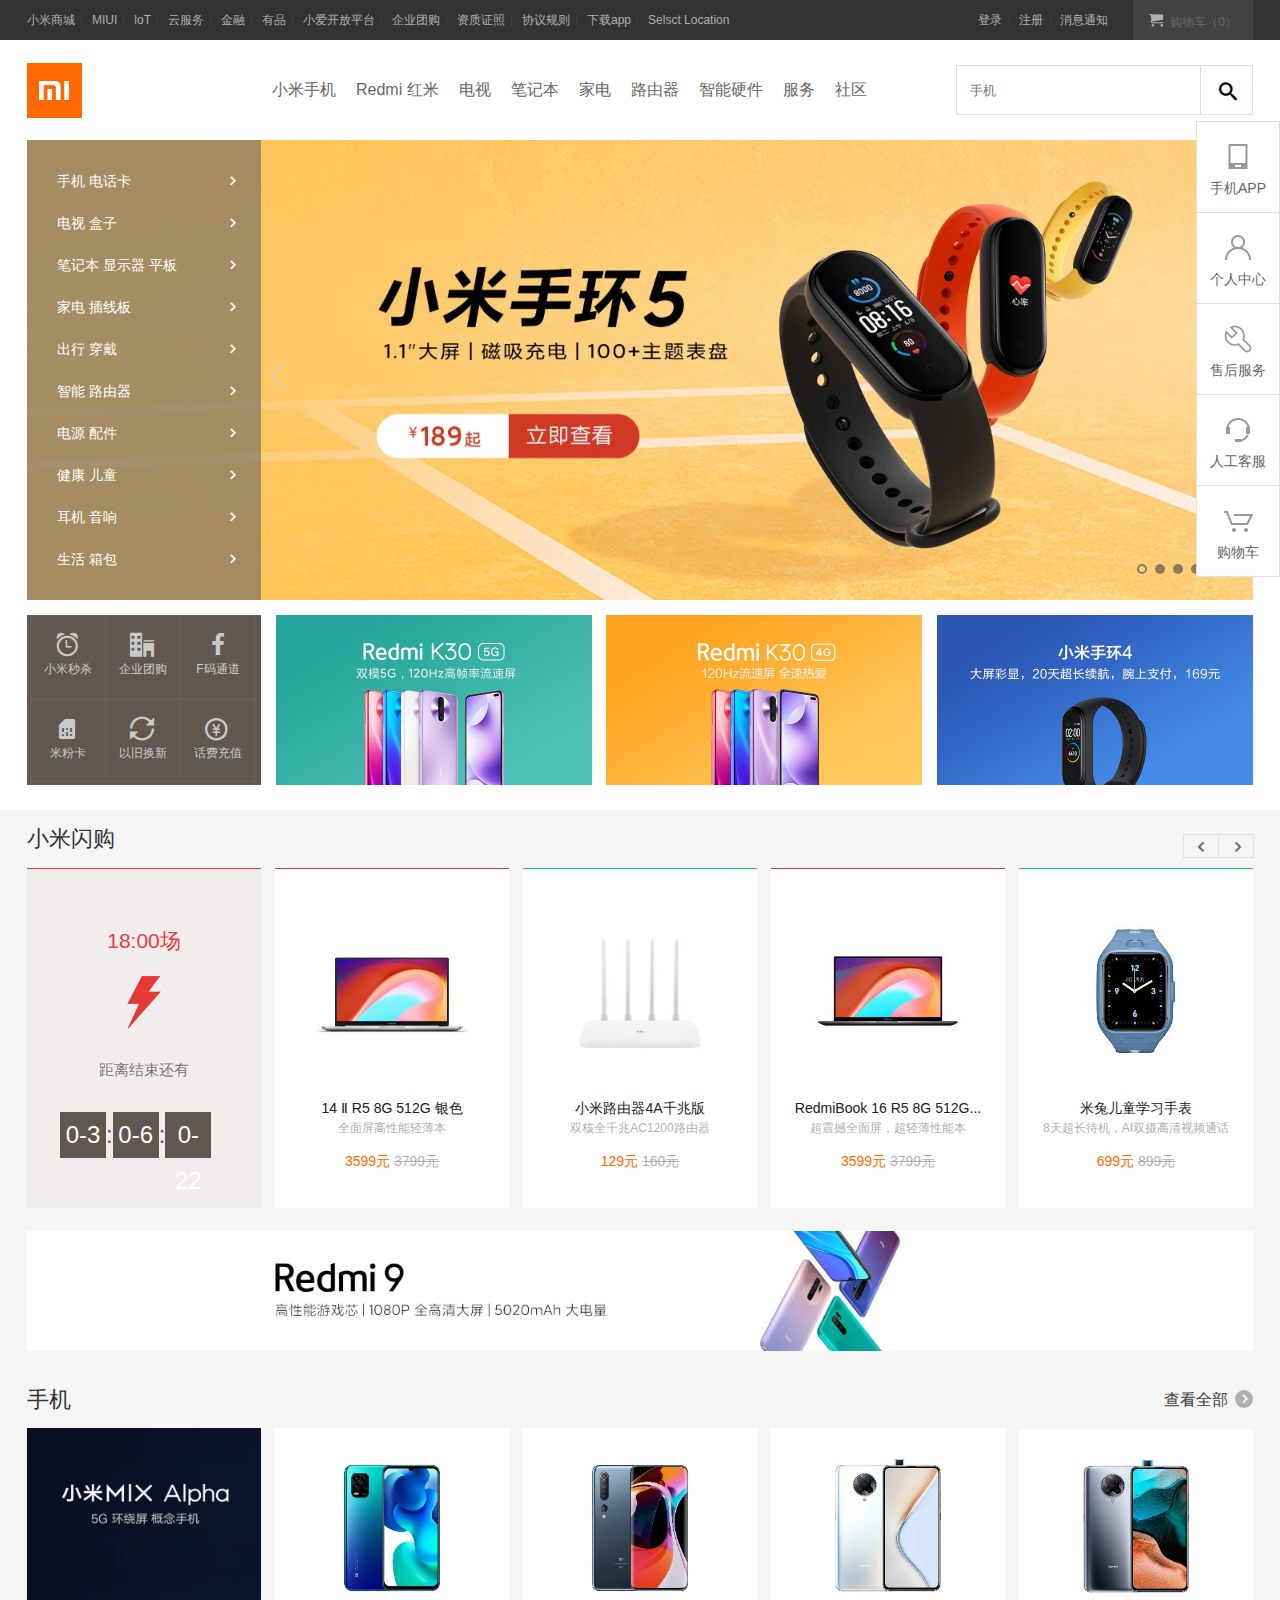
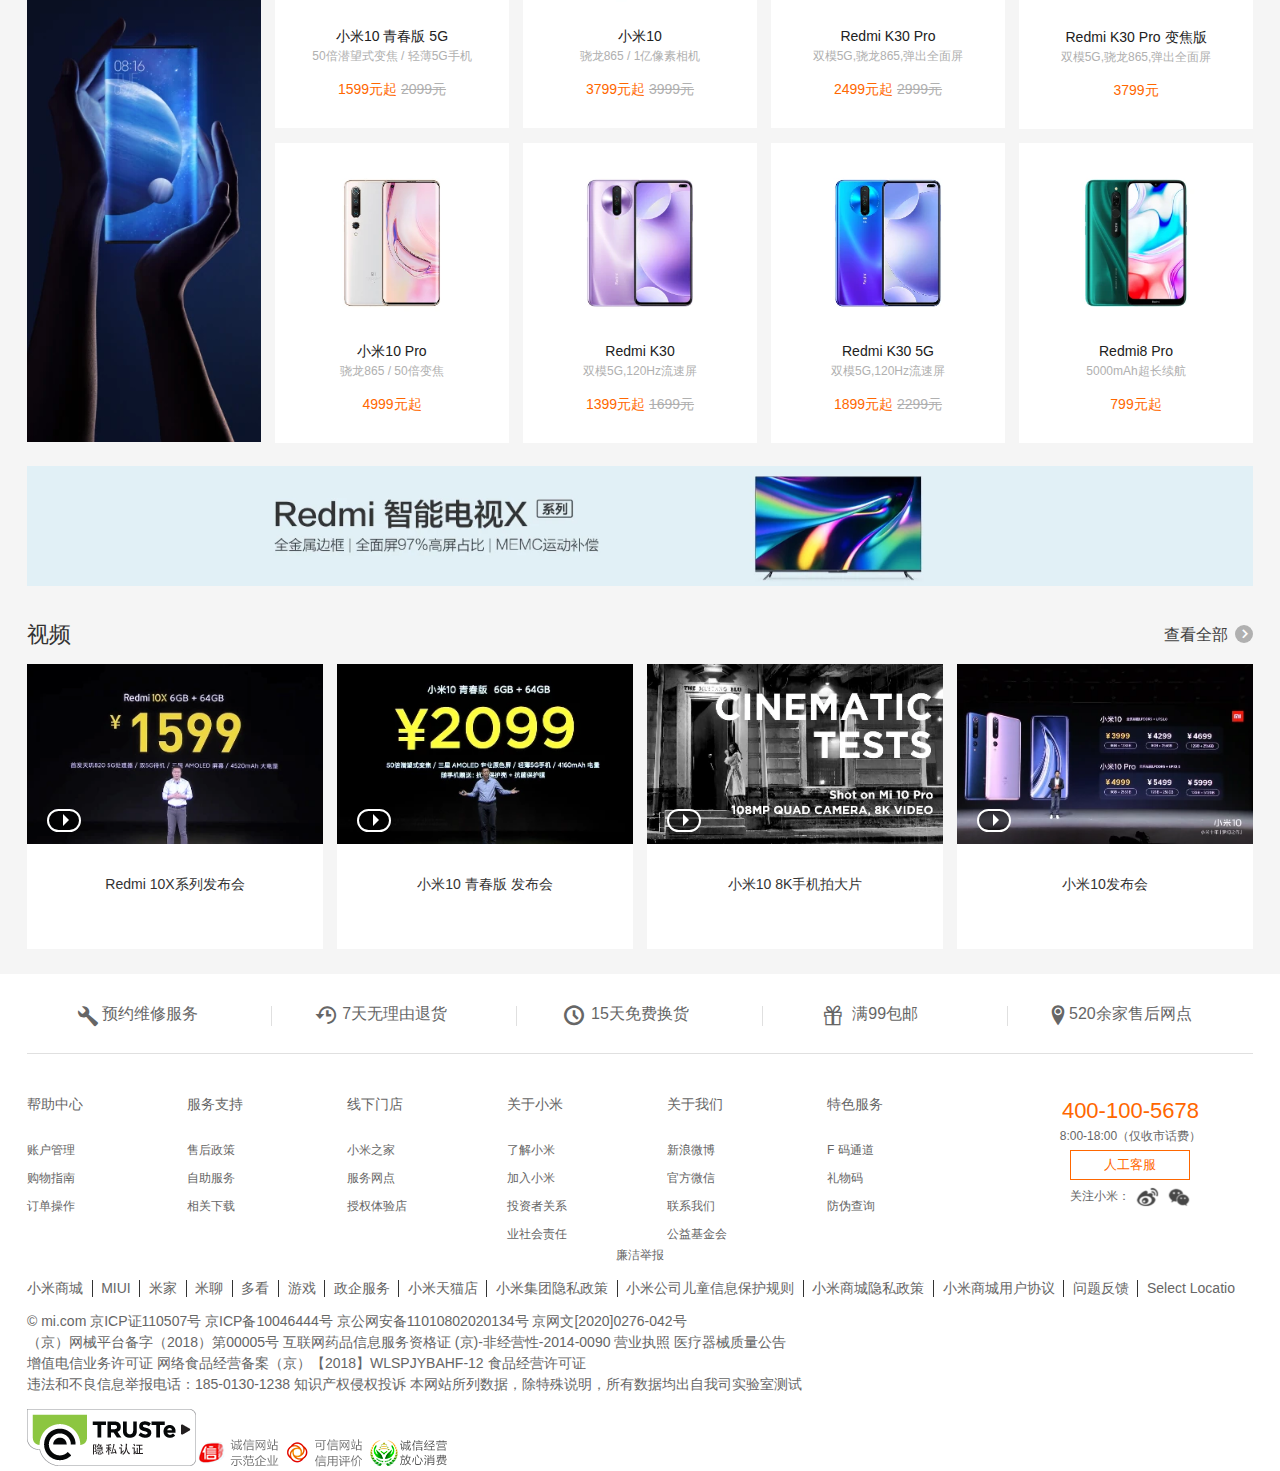
<file: index.html>
<!DOCTYPE html>
<html>
    <head>
        <meta charset="utf-8">
        <title>小米商城，电子之家</title>

        <link rel="icon" href="favicon.ico">

        <link rel="stylesheet" href="./css/base.css">
        <link rel="stylesheet" href="./css/common.css">
        <link rel="stylesheet" href="./css/index.css">

        <script src="./js/animate.js"></script>
        <script src="./js/focus.js"></script>
        <script src="./js/flashsale.js"></script>
        <!-- 引入jQuery.js -->
        <script src="js/jquery.min.js"></script>
    </head>

    <body>
        <!-- 快捷导航栏shortcur -->
        <section>
            <div class="shortcut">
                <div class="container">
                    <ul class="l">
                        <li><a href="#">小米商城</a></li>
                        <li><a href="#">MIUI</a></li>
                        <li><a href="#">loT</a></li>
                        <li><a href="#">云服务</a></li>
                        <li><a href="#">金融</a></li>
                        <li><a href="#">有品</a></li>
                        <li><a href="#">小爱开放平台</a></li>
                        <li><a href="#">企业团购</a></li>
                        <li><a href="#">资质证照</a></li>
                        <li><a href="#">协议规则</a></li>
                        <li><a href="#">下载app</a>
                            <div class="downloadApp">
                                <i></i>
                                <img src="./images/mi_app.png">
                                <p>小米商城APP</p>
                            </div>
                            <!-- jquery效果 下载App-->
                            <script type="text/javascript">
                                $(function() {
                                    $("ul li:eq(10)").hover(function() {
                                        $(this).children(".downloadApp").stop().slideToggle(250);
                                    });
                                })
                            </script>
                        </li>
                        <li><a href="#">Selsct Location</a></li>
                    </ul>
                    <div class="shopcar r"><a href="shopcar.html">购物车（0）</a></div>
                    <ul class="r">
                        <li><a href="login.html">登录</a></li>
                        <li><a href="register.html">注册</a></li>
                        <li><a href="#">消息通知</a></li>
                    </ul>
                </div>
            </div>
        </section>

        <!-- 头部header -->
        <header class="header container">
            <div class="logo l">
                <h1><a href="index.html" title="小米官网">小米商城，电子之家</a></h1>
            </div>
            <ul class="nav l">
                <li>
                    <a href="javascript:;">小米手机</a>
                    <ul class="mobiles">
                        <li>
                            <a href="#">
                                <img src="./upload/xm10.webp">
                                <p>小米10 青春版 5G </p><br>
                                <p class="color_red">1899元起</p>
                            </a>
                        </li>
                        <li>
                            <a href="#">
                                <img src="./upload/xm10pro.webp">
                                <p>小米10 pro</p><br>
                                <p class="color_red">4999元起</p>
                            </a>
                        </li>
                        <li>
                            <a href="#">
                                <img src="./upload/xm10_2.webp">
                                <p>小米10 pro</p><br>
                                <p class="color_red">3799元起</p>
                            </a>
                        </li>
                    </ul>
                </li>

                <li>
                    <a href="iavascript:;">Redmi 红米</a>
                    <ul class="mobiles">
                        <li>
                            <a href="#">
                                <img src="./upload/Redmi9A.webp">
                                <p>Redmi 9A </p><br>
                                <p class="color_red">499元起</p>
                            </a>
                        </li>
                        <li>
                            <a href="#">
                                <img src="./upload/Redmi9.webp">
                                <p>Redmi 9 </p><br>
                                <p class="color_red">799元起</p>
                            </a>
                        </li>
                        <li>
                            <a href="#">
                                <img src="./upload/Redmi10x4G.webp">
                                <p>Redmi 10X 4G</p><br>
                                <p class="color_red">999元起</p>
                            </a>
                        </li>
                        <li>
                            <a href="#">
                                <img src="./upload/Redmi10x.webp">
                                <p>Redmi 10X</p><br>
                                <p class="color_red">1599元起</p>
                            </a>
                        </li>
                    </ul>
                </li>
                <li><a href="#">电视</a></li>
                <li><a href="#">笔记本</a></li>
                <li><a href="#">家电</a></li>
                <li><a href="#">路由器</a></li>
                <li><a href="#">智能硬件</a></li>
                <li><a href="#">服务</a></li>
                <li><a href="#">社区</a></li>
            </ul>
            <!-- 头部下拉菜单jq滑动效果 -->
            <script type="text/javascript">
                $(function() {
                    $(".nav>li").children("a").hover(function() {
                        $(this).siblings().stop().slideToggle();
                    })
                })
            </script>
            <div class="search r">
                <input type="text" placeholder="手机">
                <button></button>
                <ul class="search_dropdown_menu">
                    <li><a href="#">Redmi 9 五星高品质</a></li>
                    <li><a href="#">1edmi 9A</a></li>
                    <li><a href="#">空调</a></li>
                    <li><a href="#">小米10</a></li>
                    <li><a href="#">小米电视</a></li>
                    <li><a href="#">全部商品</a></li>
                    <li><a href="#">米家插线板 快充版 27W</a></li>
                    <li><a href="#">Redmi 手环</a></li>
                </ul>
                <script type="text/javascript">
                    var input = document.querySelector('input');
                    var btn = document.querySelector('button');
                    var search_dropdown_menu = document.querySelector('.search_dropdown_menu');
                    // onfocus获得焦点
                    input.onfocus = function() {
                        this.style.borderColor = '#ff6700';
                        btn.style.borderColor = '#ff6700';
                        search_dropdown_menu.style.display = 'block';
                    }
                    // onblur失去焦点
                    input.onblur = function() {
                        this.style.borderColor = '#b0b0b0';
                        btn.style.borderColor = '#b0b0b0';
                        search_dropdown_menu.style.display = 'none';
                    }
                </script>
            </div>
        </header>

        <!-- 首页专有模块 -->
        <!-- banner板块 -->
        <div class="banner container">
            <ul class="sidebar">
                <li><a href="#">手机 电话卡</a></li>
                <li><a href="#">电视 盒子</a></li>
                <li><a href="#">笔记本 显示器 平板</a></li>
                <li><a href="#">家电 插线板</a></li>
                <li><a href="#">出行 穿戴</a></li>
                <li><a href="#">智能 路由器</a></li>
                <li><a href="#">电源 配件</a></li>
                <li><a href="#">健康 儿童</a></li>
                <li><a href="#">耳机 音响</a></li>
                <li><a href="#">生活 箱包</a></li>
            </ul>
            <!-- 轮播图板块focus -->
            <!-- focus.js -->
            <div class="focus">
                <div class="arrow">
                    <div class="arrow_l"></div>
                    <div class="arrow_r"></div>
                </div>

                <ul>
                    <li><a href="#"><img src="./upload/focus1.webp"></a></li>
                    <li><a href="#"><img src="./upload/focus2.jpg"></a></li>
                    <li><a href="#"><img src="./upload/focus3.webp"></a></li>
                    <li><a href="#"><img src="./upload/focus4.webp"></a></li>
                    <li><a href="#"><img src="./upload/focus5.webp"></a></li>
                </ul>
            </div>
            <ol class="focus_btn"></ol>
        </div>

        <div class="banner2 container">
            <ul class="lifeservice l">
                <li><a href="#">小米秒杀</a></li>
                <li><a href="#">企业团购</a></li>
                <li><a href="#">F码通道</a></li>
                <li><a href="#">米粉卡</a></li>
                <li><a href="#">以旧换新</a></li>
                <li><a href="#">话费充值</a></li>
            </ul>
            <div class="bargin l">
                <ul>
                    <li><a href="#"><img src="./upload/bargin1.jpg"></a></li>
                    <li><a href="#"><img src="./upload/bargin2.jpg"></a></li>
                    <li><a href="#"><img src="./upload/bargin3.jpg"></a></li>
                </ul>
            </div>
        </div>

        <!-- 右边固定导航板块 -->
        <ul class="right_slidebar">
            <li><img src="./images/slidebar_1.png"><img src="./images/slidebar_11.png" class="img_change">
                <p>手机APP</p>
            </li>
            <li><img src="./images/slidebar_2.png"><img src="./images/slidebar_22.png" class="img_change">
                <p>个人中心</p>
            </li>
            <li><img src="./images/slidebar_3.png"><img src="./images/slidebar_33.png" class="img_change">
                <p>售后服务</p>
            </li>
            <li><img src="./images/slidebar_4.png"><img src="./images/slidebar_44.png" class="img_change">
                <p>人工客服</p>
            </li>
            <li><img src="./images/slidebar_5.png"><img src="./images/slidebar_55.png" class="img_change">
                <p>购物车</p>
            </li>
            <li><img src="./images/totop.png"><img src="./images/totop_hover.png" class="img_change">
                <p>回顶部</p>
            </li>
        </ul>
        <div class="slidebar_1_app"><i></i><img src="./images/mi_app.png">
            <p>扫码领取新<br>人百元红包</p>
        </div>
        <!-- 右边固定导航板块js -->
        <script type="text/javascript">
            window.addEventListener('load', function() {
                var flashsale_bdTop = document.querySelector('.flashsale_bd');
                var ul = document.querySelector('.right_slidebar');
                var slidebar_1_app = document.querySelector('.slidebar_1_app');
                document.addEventListener('scroll', function() {
                    if (window.pageYOffset > flashsale_bdTop.offsetTop) {
                        ul.lastElementChild.style.display = 'block';
                    } else {
                        ul.lastElementChild.style.display = 'none';
                    }
                })
                // 返回顶部
                ul.lastElementChild.addEventListener('click', function() {
                    window.scroll(0, 0);
                })
                ul.children[0].addEventListener('mouseenter', function() {
                    slidebar_1_app.style.display = 'block';
                })
                ul.children[0].addEventListener('mouseleave', function() {
                    slidebar_1_app.style.display = 'none';
                })
            })
        </script>

        <div class="container-fluid">
            <!-- 闪购版块flashsale -->
            <div class="flashsale container">
                <div class="flashsale_hd">
                    <h2>小米闪购</h2>
                    <div class="flashsale_prev r"></div>
                    <div class="flashsale_next r"></div>
                </div>
                <div class="flashsale_bd">
                    <div class="counttime l">
                        <p>18:00场</p>
                        <img src="./images/flashsale_logo.png">
                        <p>距离结束还有</p>
                        <div class="counttime_start">
                            <span class="hour"></span>
                            <i>:</i>
                            <span class="minute"></span>
                            <i>:</i>
                            <span class="second"></span>
                        </div>
                    </div>
                    <!-- 倒计时效果js -->
                    <script type="text/javascript">
                        var hour = document.querySelector('.hour');
                        var minute = document.querySelector('.minute');
                        var second = document.querySelector('.second');
                        var inputTime = +new Date('2020-10-28 15:00:00');
                        countDown();
                        setInterval(countDown, 1000);
                        function countDown() {
                            var nowTime = +new Date();
                            var times = (inputTime - nowTime) / 1000;
                            var h = parseInt(times / 60 / 60 % 24);
                            h = h < 10 ? '0' + h : h;
                            hour.innerHTML = h;
                            var m = parseInt(times / 60 % 60);
                            m = m < 10 ? '0' + m : m;
                            minute.innerHTML = m;
                            var s = parseInt(times % 60);
                            s = s < 10 ? '0' + s : s;
                            second.innerHTML = s;
                        }
                    </script>
                    
                    

                    <div class="focus_flashsale">
                        <ul>
                            <li><a href="seckill.html">
                                    <img src="./upload/flashsale1.jpg">
                                    <h3>14 Ⅱ R5 8G 512G 银色</h3>
                                    <p>全面屏高性能轻薄本</p>
                                    <p>3599元 <span>3799元</span></p>
                                </a>
                            </li>
                            <li><a href="seckill.html"><img src="./upload/flashsale2.jpg">
                                    <h3>小米路由器4A千兆版</h3>
                                    <p>双核全千兆AC1200路由器</p>
                                    <p>129元 <span>160元</span></p>
                                </a></li>
                            <li><a href="seckill.html"><img src="./upload/flashsale3.jpg">
                                    <h3>RedmiBook 16 R5 8G 512G...</h3>
                                    <p>超震撼全面屏，超轻薄性能本</p>
                                    <p>3599元 <span>3799元</span></p>
                                </a></li>
                            <li><a href="seckill.html"><img src="./upload/flashsale4.jpg">
                                    <h3>米兔儿童学习手表</h3>
                                    <p>8天超长待机，AI双摄高清视频通话</p>
                                    <p>699元 <span>899元</span></p>
                                </a></li>

                            <li><a href="seckill.html">
                                    <img src="./upload/flashsale5.webp">
                                    <h3>14 Ⅱ R5 8G 512G 银色</h3>
                                    <p>全面屏高性能轻薄本</p>
                                    <p>3599元 <span>3799元</span></p>
                                </a>
                            </li>
                            <li><a href="seckill.html"><img src="./upload/flashsale6.jpg">
                                    <h3>小米路由器4A千兆版</h3>
                                    <p>双核全千兆AC1200路由器</p>
                                    <p>129元 <span>160元</span></p>
                                </a></li>
                            <li><a href="seckill.html"><img src="./upload/flashsale7.png">
                                    <h3>RedmiBook 16 R5 8G 512G...</h3>
                                    <p>超震撼全面屏，超轻薄性能本</p>
                                    <p>3599元 <span>3799元</span></p>
                                </a></li>
                            <li><a href="seckill.html"><img src="./upload/flashsale8.jpg">
                                    <h3>米兔儿童学习手表</h3>
                                    <p>8天超长待机，AI双摄高清视频通话</p>
                                    <p>699元 <span>899元</span></p>
                                </a></li>

                            <li><a href="seckill.html">
                                    <img src="./upload/flashsale9.jpg">
                                    <h3>14 Ⅱ R5 8G 512G 银色</h3>
                                    <p>全面屏高性能轻薄本</p>
                                    <p>3599元 <span>3799元</span></p>
                                </a>
                            </li>
                            <li><a href="seckill.html"><img src="./upload/flashsale10.jpg">
                                    <h3>小米路由器4A千兆版</h3>
                                    <p>双核全千兆AC1200路由器</p>
                                    <p>129元 <span>160元</span></p>
                                </a></li>
                            <li><a href="seckill.html"><img src="./upload/flashsale11.jpg">
                                    <h3>RedmiBook 16 R5 8G 512G...</h3>
                                    <p>超震撼全面屏，超轻薄性能本</p>
                                    <p>3599元 <span>3799元</span></p>
                                </a></li>
                            <li><a href="seckill.html"><img src="./upload/flashsale12.jpg">
                                    <h3>米兔儿童学习手表</h3>
                                    <p>8天超长待机，AI双摄高清视频通话</p>
                                    <p>699元 <span>899元</span></p>
                                </a></li>
                        </ul>
                    </div>

                </div>
            </div>
            <div class="banner3 container"><a href="#"><img src="./upload/banner3_1.webp" alt=""></a></div>

            <!-- 手机板块 -->
            <div class="mbphone container">
                <div class="mbphone_hd">
                    <p>手机<span>查看全部<i></i></span></p>
                </div>
                <div class="mbphone_bd">
                    <div class="mbphone_bd_left"><img src="./upload/mbphone_bd_left.webp"></div>
                    <ul>
                        <li>
                            <a href="">
                                <img src="./upload/mbphone1.webp">
                                <h3>小米10 青春版 5G</h3>
                                <p>50倍潜望式变焦 / 轻薄5G手机</p>
                                <p>1599元起 <span> 2099元</span></p>
                            </a>
                        </li>
                        <li><a href=""> <img src="./upload/mbphone2.webp">
                                <h3>小米10</h3>
                                <p>骁龙865 / 1亿像素相机</p>
                                <p>3799元起 <span> 3999元</span></p>
                            </a></li>
                        <li><a href=""> <img src="./upload/mbphone3.webp">
                                <h3>Redmi K30 Pro</h3>
                                <p>双模5G,骁龙865,弹出全面屏</p>
                                <p>2499元起 <span> 2999元</span></p>
                            </a></li>
                        <li><a href=""> <img src="./upload/mbphone4.webp">
                                <h3>Redmi K30 Pro 变焦版</h3>
                                <p>双模5G,骁龙865,弹出全面屏</p>
                                <p>3799元<span></span></p>
                            </a></li>
                        <li><a href=""> <img src="./upload/mbphone5.webp">
                                <h3>小米10 Pro</h3>
                                <p>骁龙865 / 50倍变焦</p>
                                <p>4999元起 <span> </span></p>
                            </a></li>
                        <li><a href=""> <img src="./upload/mbphone6.webp">
                                <h3>Redmi K30</h3>
                                <p>双模5G,120Hz流速屏</p>
                                <p>1399元起 <span> 1699元</span></p>
                            </a></li>
                        <li><a href=""> <img src="./upload/mbphone7.webp">
                                <h3>Redmi K30 5G</h3>
                                <p>双模5G,120Hz流速屏</p>
                                <p>1899元起 <span> 2299元</span></p>
                            </a></li>
                        <li><a href=""> <img src="./upload/mbphone8.webp">
                                <h3>Redmi8 Pro</h3>
                                <p>5000mAh超长续航</p>
                                <p>799元起<span></span></p>
                            </a></li>
                    </ul>
                </div>
            </div>
            <div class="banner3 container"><a href="#"><img src="./upload/banner3_2.webp" alt=""></a></div>

            <!-- 视频板块 -->
            <div class="video container">
                <div class="video_hd">
                    <p>视频<span>查看全部<i></i></span></p>
                </div>
                <ul class="video_bd">
                    <li>
                        
                        <div><i></i><img src="./media/Redmi%2010X.webp" title="点击播放视频"></div>
                        <h3>Redmi 10X系列发布会</h3>
                    </li>
                    <li>
                        <div><i></i> <img src="./media/xm10.webp" title="点击播放视频"></div>
                        <h3>小米10 青春版 发布会</h3>
                    </li>
                    <li>
                        <div><i></i> <img src="./media/xm108k.webp" title="点击播放视频"></div>
                        <h3>小米10 8K手机拍大片</h3>
                    </li>
                    <li>
                        <div> <i></i><img src="./media/xm10fbh.webp" title="点击播放视频"></div>
                        <h3>小米10发布会</h3>
                    </li>
                </ul>
                <!-- <script type="text/javascript">
                    $(function() {
                        $("img").mouseover(function() {
                            // $(this).silbings("li::after").css({
                            $(this).parent().children("::after").css({   
                                backgroundColor: #FF6700;
                            })
                        })
                    })
                </script> -->
            </div>
        </div>

        <!-- 底部footer -->
        <footer class="footer container">
            <div class="mod_service clearfix">
                <ul>
                    <li><a href="#">预约维修服务</a></li>
                    <li><a href="#">7天无理由退货</a></li>
                    <li><a href="#">15天免费换货</a></li>
                    <li><a href="#">满99包邮</a></li>
                    <li><a href="#">520余家售后网点</a></li>
                </ul>
            </div>
            <div class="mod_help">
                <dl>
                    <dt>帮助中心</dt>
                    <dd>账户管理</dd>
                    <dd>购物指南</dd>
                    <dd>订单操作</dd>
                </dl>
                <dl>
                    <dt>服务支持</dt>
                    <dd>售后政策</dd>
                    <dd>自助服务</dd>
                    <dd>相关下载</dd>
                </dl>
                <dl>
                    <dt>线下门店</dt>
                    <dd>小米之家</dd>
                    <dd>服务网点</dd>
                    <dd>授权体验店</dd>
                </dl>
                <dl>
                    <dt>关于小米</dt>
                    <dd>了解小米</dd>
                    <dd>加入小米</dd>
                    <dd>投资者关系</dd>
                    <dd>业社会责任</dd>
                </dl>
                <dl>
                    <dt>关于我们</dt>
                    <dd>新浪微博</dd>
                    <dd>官方微信</dd>
                    <dd>联系我们</dd>
                    <dd>公益基金会</dd>
                </dl>
                <dl>
                    <dt>特色服务</dt>
                    <dd>F 码通道</dd>
                    <dd>礼物码</dd>
                    <dd>防伪查询</dd>
                </dl>
                <div class="mod_hotline r">
                    <span class="color_red">400-100-5678</span>
                    <p>8:00-18:00（仅收市话费）</p>
                    <button><i>人工客服</i></button>
                    <p>关注小米：<img src="./images/wb.png" class="wb">
                        <img src="./images/wx.png" class="wx">

                    </p>

                </div>
                <div class="wxapp"><img src="./images/mi_download.png"></div>
                <script type="text/javascript">
                    var wb = document.querySelector('.wb');
                    var wx = document.querySelector('.wx');
                    var app = document.querySelector('.wxapp');
                    wb.addEventListener('mouseover', function() {
                        this.src = './images/wb@2x.png';
                    });
                    wb.addEventListener('mouseout', function() {
                        this.src = './images/wb.png';
                    });
                    wx.addEventListener('mouseover', function() {
                        this.src = './images/wx@2x.png';
                        app.style.display = 'block';
                    });
                    wx.addEventListener('mouseout', function() {
                        this.src = './images/wx.png';
                        app.style.display = 'none';
                    });
                </script>
            </div>
            <div class="mod_copyright">
                <p>廉洁举报</p>
                <ul class="clearfix">
                    <li><a href="#">小米商城</a></li>
                    <li><a href="#">MIUI</a></li>
                    <li><a href="#">米家</a></li>
                    <li><a href="#">米聊</a></li>
                    <li><a href="#">多看</a></li>
                    <li><a href="#">游戏</a></li>
                    <li><a href="#">政企服务</a></li>
                    <li><a href="#">小米天猫店</a></li>
                    <li><a href="#">小米集团隐私政策</a></li>
                    <li><a href="#">小米公司儿童信息保护规则</a></li>
                    <li><a href="#">小米商城隐私政策 </a></li>
                    <li><a href="#">小米商城用户协议</a></li>
                    <li><a href="#">问题反馈</a></li>
                    <li><a href="#">Select Locatio</a></li>
                </ul>
                <span>
                    © mi.com 京ICP证110507号 京ICP备10046444号 京公网安备11010802020134号 京网文[2020]0276-042号<br>
                    （京）网械平台备字（2018）第00005号 互联网药品信息服务资格证 (京)-非经营性-2014-0090 营业执照 医疗器械质量公告<br>
                    增值电信业务许可证 网络食品经营备案（京）【2018】WLSPJYBAHF-12 食品经营许可证<br>
                    违法和不良信息举报电话：185-0130-1238 知识产权侵权投诉 本网站所列数据，除特殊说明，所有数据均出自我司实验室测试
                </span>
                <ul>
                    <li><a href="#"><img src="./images/truste.png"></a></li>
                    <li><a href="#"><img src="./images/v-logo-2.png"></a></li>
                    <li><a href="#"><img src="./images/v-logo-1.png"></a></li>
                    <li><a href="#"><img src="./images/v-logo-3.png"></a></li>
                </ul>
            </div>
        </footer>
    </body>
</html>
</file>
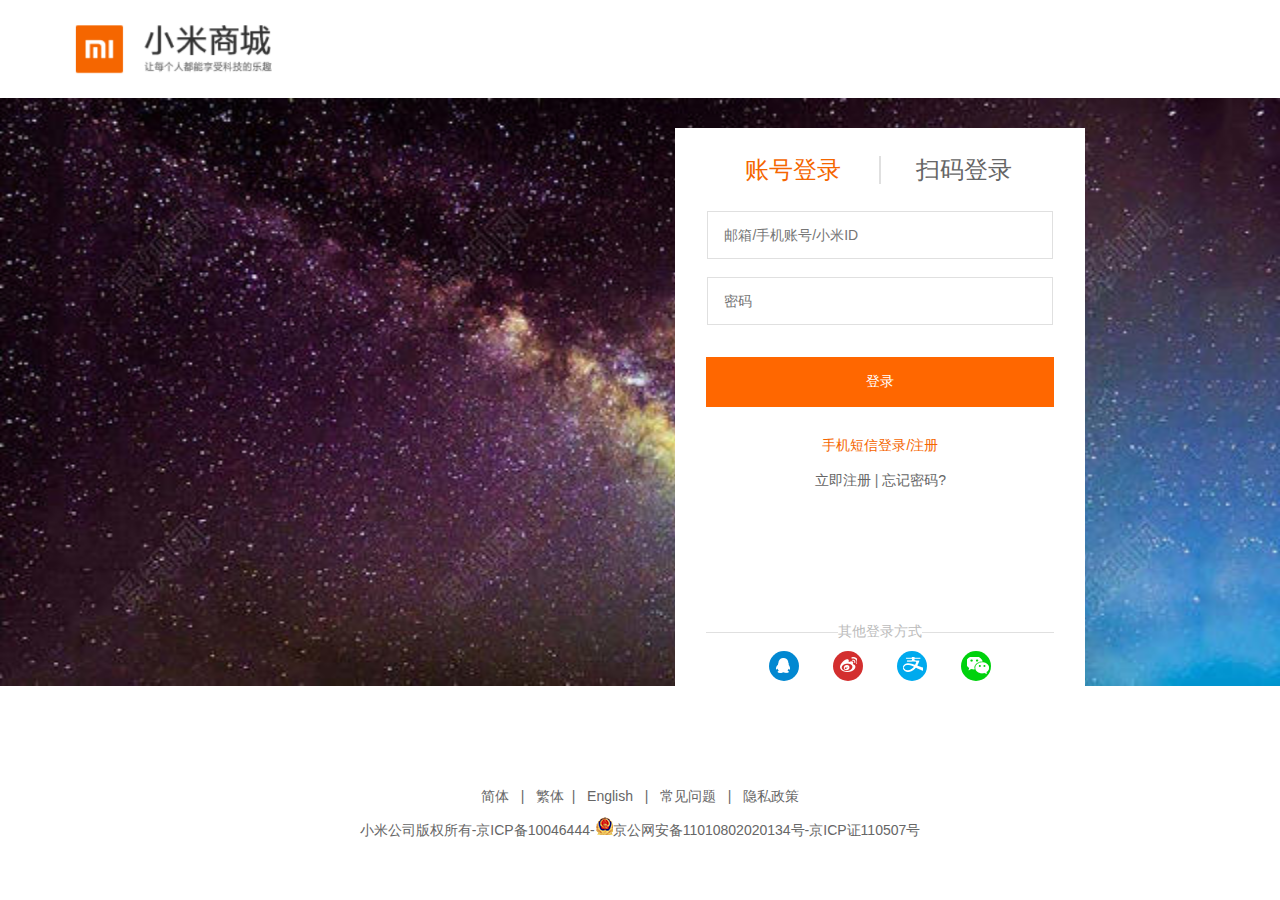
<file: login.html>
<!DOCTYPE html>
<html>
    <head>
        <meta charset="utf-8">
        <title>小米账号-登录</title>
        <link rel="icon" href="favicon.ico">
        <link rel="stylesheet" href="css/base.css">
        <link rel="stylesheet" href="css/login.css">
        <script src="js/jquery.min.js"></script>
    </head>
    <body>
        <div class="login">
            <div class="login_hd">
                <div class="logo">
                    <a href="index.html"><img src="images/login_logo.png" alt=""></a>
                </div>
            </div>
            <div class="login_bd">
                <img src="./upload/login_bd_bg.jpg">
                <div class="loginbox">

                    <div class="loginbox_hd">
                        <ul>
                            <li class="current">账号登录</li>
                            <li>扫码登录</li>
                        </ul>
                    </div>

                    <div class="loginbox_bd" style="display: block;">
                        <input type="text" placeholder="邮箱/手机账号/小米ID">
                        <input type="password" placeholder="密码">
                        <button type="button">登录</button>
                        <p><a href="" class="color_red">手机短信登录/注册</a></p>
                        <p><a href="register.html">立即注册 </a> | <a href="">忘记密码?</a></p>
                        <div class="login_ways">
                            <p><i></i>其他登录方式<i></i></p>
                            <ul>
                                <li><a href="https://account.xiaomi.com/pass/sns/login/auth?appid=100284651&&callback=https%3A%2F%2Forder.mi.com%2Flogin%2Fcallback%3Ffollowup%3Dhttps%253A%252F%252Fwww.mi.com%252Findex.html%26sign%3DMjM0MWU0NjBlOTU1YzY4NGQzOTc3MDk4N2M2MjQ5Y2ZiZTMxNTFlZQ%2C%2C&sid=mi_eshop"
                                        title="QQ登录" target="_blank"></a></li>
                                <li><a href="https://account.xiaomi.com/pass/sns/login/auth?appid=2996826273&&callback=https%3A%2F%2Forder.mi.com%2Flogin%2Fcallback%3Ffollowup%3Dhttps%253A%252F%252Fwww.mi.com%252Findex.html%26sign%3DMjM0MWU0NjBlOTU1YzY4NGQzOTc3MDk4N2M2MjQ5Y2ZiZTMxNTFlZQ%2C%2C&sid=mi_eshop"
                                        title="微博登录" target="_blank"></a></li>
                                <li><a href="https://account.xiaomi.com/pass/sns/login/auth?appid=2088011127562160&&callback=https%3A%2F%2Forder.mi.com%2Flogin%2Fcallback%3Ffollowup%3Dhttps%253A%252F%252Fwww.mi.com%252Findex.html%26sign%3DMjM0MWU0NjBlOTU1YzY4NGQzOTc3MDk4N2M2MjQ5Y2ZiZTMxNTFlZQ%2C%2C&sid=mi_eshop"
                                        title="支付宝登录" target="_blank"></a></li>
                                <li><a href="https://account.xiaomi.com/pass/sns/login/auth?appid=wxxmzh&scope=snsapi_login&callback=https%3A%2F%2Forder.mi.com%2Flogin%2Fcallback%3Ffollowup%3Dhttps%253A%252F%252Fwww.mi.com%252Findex.html%26sign%3DMjM0MWU0NjBlOTU1YzY4NGQzOTc3MDk4N2M2MjQ5Y2ZiZTMxNTFlZQ%2C%2C&sid=mi_eshop"
                                        title="微信登录" target="_blank"></a></li>
                            </ul>
                        </div>
                    </div>
                    <div class="loginbox_bd">
                        <img src="./images/login_saoma.png">
                        <p>使用<span class="color_red">小米商城APP</span>扫一扫</p>
                        <p>小米手机可打开「设置」>「小米帐号」扫码登录</p>
                    </div>
                    <!-- jQuery：tab栏切换 -->
                    <!-- <script>
                        $(function() {
                            $(".loginbox_hd li").click(function() {
                                $(this).addClass("current").siblings().removeClass("current");
                                var index = $(this).index();
                                $(".loginbox_bd").eq(index).show().siblings(".loginbox_bd").hide(); 
                            })
                        })
                    </script> -->
                    <!-- js效果：tab栏切换 -->
                    <script type="text/javascript">
                        var lis = document.querySelector('.loginbox_hd').querySelectorAll('li');
                        var loginbox_bds = document.querySelectorAll('.loginbox_bd');
                        // for循环绑定点击事件
                        for (var i = 0; i < lis.length; i++) {
                            //开始给2个小 li 设置索引号
                            lis[i].setAttribute('index',i); 
                            lis[i].onclick = function() {
                                // 干掉所有人,其余的span清除 class 这个类
                                for (var i = 0; i < lis.length; i++) {
                                    lis[i].className = '';
                                }
                                // 留下我自己
                                this.className = 'current';
                                var index = this.getAttribute('index');
                                // 干掉所有人 让其余的 loginbox_bd 这些隐藏
                                for (var i = 0; i < loginbox_bds.length; i++) {
                                    loginbox_bds[i].style.display = 'none';
                                }
                                //留下我自己 让对应的 loginbox_bd 显示出来
                                loginbox_bds[index].style.display = 'block';
                            }
                        }
                    </script>

                </div>
            </div>
            <div class="login_ft">
                <p>简体 &nbsp;&nbsp;|&nbsp;&nbsp; 繁体&nbsp;&nbsp;|&nbsp;&nbsp; English&nbsp; &nbsp;|&nbsp;&nbsp; 常见问题
                    &nbsp;&nbsp;|&nbsp;&nbsp; 隐私政策</p>
                小米公司版权所有-京ICP备10046444-<a><i></i>京公网安备11010802020134号</a>-京ICP证110507号
            </div>
        </div>
    </body>
</html>
</file>
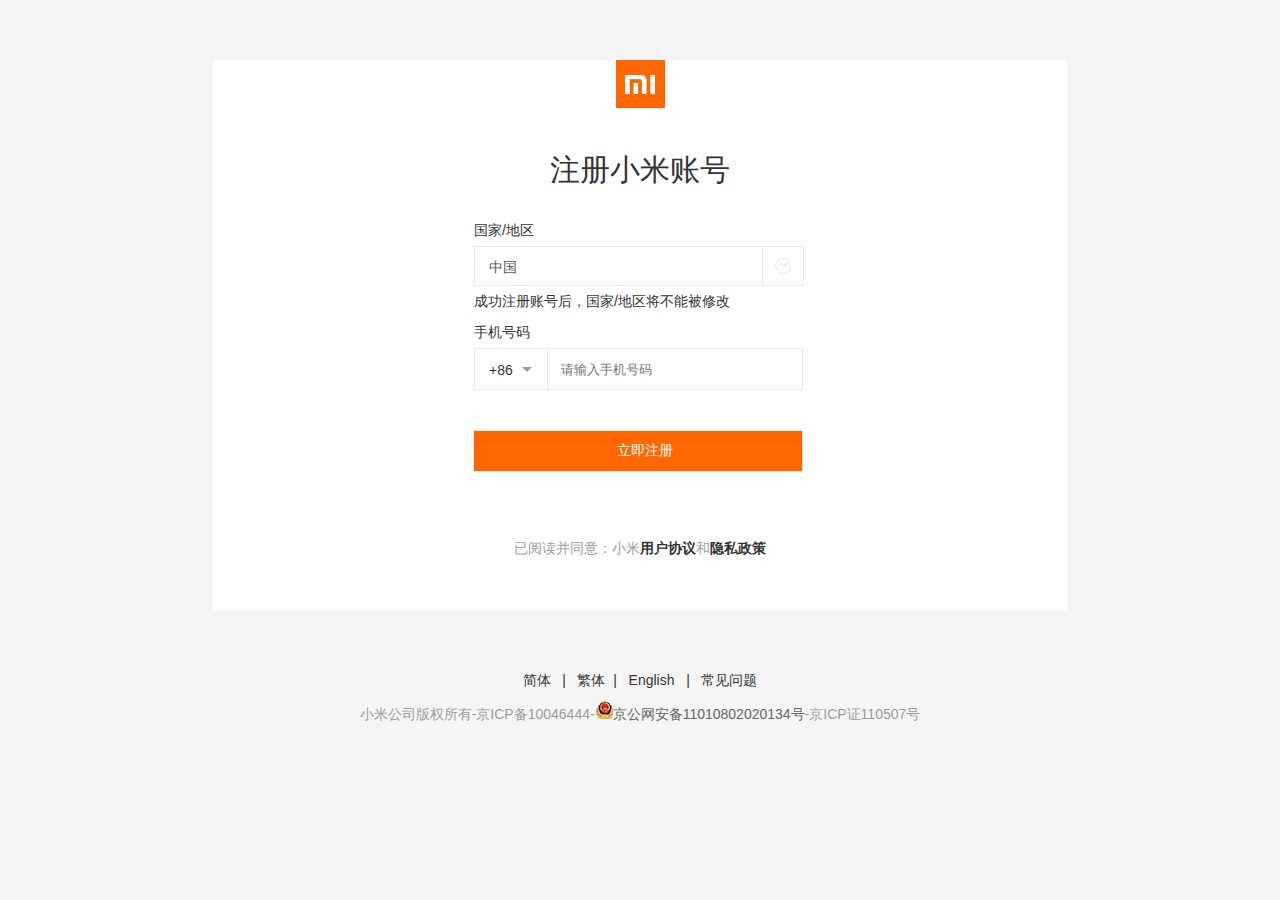
<file: register.html>
<!DOCTYPE html>
<html>
	<head>
		<meta charset="utf-8">
		<title>小米账号-注册</title>
        <link rel="icon" href="favicon.ico">
        <link rel="stylesheet" href="css/base.css">
        <link rel="stylesheet" href="css/register.css">
	</head>
	<body>
        <form class="register">
            <div class="logo"></div>
            <h1>注册小米账号</h1>
            <div class="register_list">
                <p>国家/地区</p>
                <div>中国</div><button><i></i></button>
                <p>成功注册账号后，国家/地区将不能被修改</p>
                <p>手机号码</p>
                <div class="border_color">+86<i></i></div><input type="text" placeholder="请输入手机号码" class="inputnum">
                <input type="submit" value="立即注册">
                <div class="error"><img src="./images/error.png"><span>请输入手机号码</span></div>
            </div>
           <script>
               window.addEventListener('load', function() {
                   var ipt = document.querySelector('.inputnum');
                   var div = document.querySelector('.border_color');
                   var error = document.querySelector('.error');
                   var reg = /^1[3|4|5|7|8]\d{9}$/;
                   ipt.addEventListener('blur', function() {
                       if (this.value == '') {
                           error.style.display = 'block';
                           div.style.borderColor = '#f66';
                           div.style.borderRightColor = '';
                           this.style.borderColor = '#f66';
                       } else if (!reg.test(this.value)) {
                           error.style.display = 'block';
                           error.children[1].innerHTML = '手机号码格式错误';
                           div.style.borderColor = '#f66';
                           div.style.borderRightColor = '';
                           this.style.borderColor = '#f66';
                       } else {
                           error.style.display = 'none';
                           div.style.borderColor = '';
                           this.style.borderColor = '';
                       }
                   })
               })
           </script>
            <p>已阅读并同意：小米<a href="">用户协议</a>和<a href="">隐私政策</a></p>
        </form>
        <div class="footer">
            <p>简体 &nbsp;&nbsp;|&nbsp;&nbsp; 繁体&nbsp;&nbsp;|&nbsp;&nbsp; English&nbsp; &nbsp;|&nbsp;&nbsp; 常见问题</p>
            小米公司版权所有-京ICP备10046444-<a><i></i>京公网安备11010802020134号</a>-京ICP证110507号
        </div>
        
        
	</body>
</html>
</file>
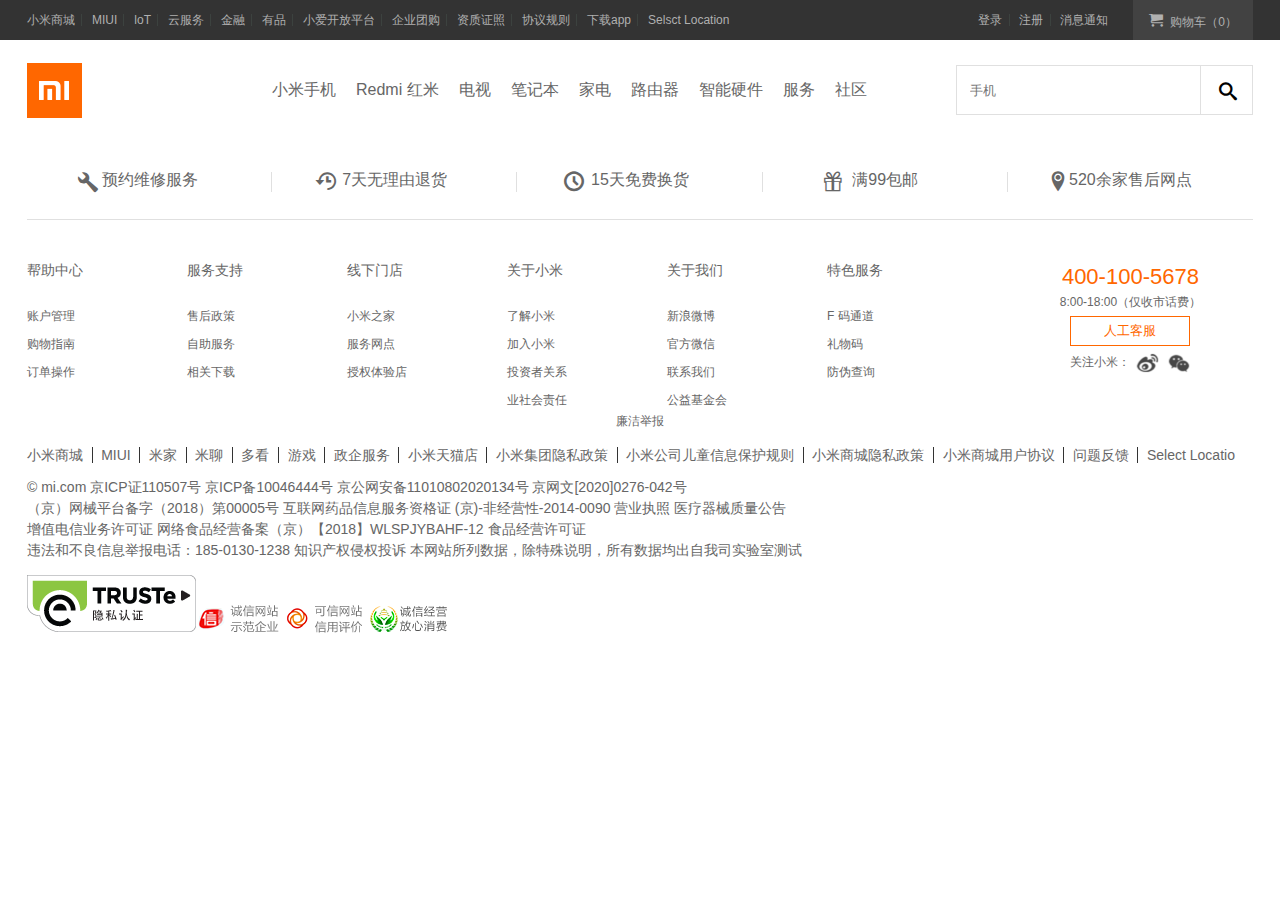
<file: seckill.html>
<!DOCTYPE html>
<html>
	<head>
		<meta charset="utf-8">
		<title>小米商城</title>
        <link rel="icon" href="favicon.ico">
        <link rel="stylesheet" href="./css/base.css">
        <link rel="stylesheet" href="./css/common.css">
        <link rel="stylesheet" href="./css/seckill.css">
        <script src="js/jquery.min.js"></script>
	</head>
	<body>
        <section>
            <div class="shortcut">
                <div class="container">
                    <ul class="l">
                        <li><a href="#">小米商城</a></li>
                        <li><a href="#">MIUI</a></li>
                        <li><a href="#">loT</a></li>
                        <li><a href="#">云服务</a></li>
                        <li><a href="#">金融</a></li>
                        <li><a href="#">有品</a></li>
                        <li><a href="#">小爱开放平台</a></li>
                        <li><a href="#">企业团购</a></li>
                        <li><a href="#">资质证照</a></li>
                        <li><a href="#">协议规则</a></li>
                        <li><a href="#">下载app</a>
                            <div class="downloadApp">
                                <i></i>
                                <img src="./images/mi_app.png">
                                <p>小米商城APP</p>
                            </div>
                            <!-- jquery效果 下载App-->
                            <script type="text/javascript">
                                $(function() {
                                    $("ul li:eq(10)").hover(function() {
                                        $(this).children(".downloadApp").stop().slideToggle(250);
                                    });
                                })
                            </script>
                        </li>
                        <li><a href="#">Selsct Location</a></li>
                    </ul>
                    <div class="shopcar r">购物车（0）</div>
                    <ul class="r">
                        <li><a href="login.html">登录</a></li>
                        <li><a href="register.html">注册</a></li>
                        <li><a href="#">消息通知</a></li>
                    </ul>
                </div>
            </div>
        </section>
        <header class="header container">
            <div class="logo l">
                <h1><a href="index.html" title="小米官网">小米商城，电子之家</a></h1>
            </div>
            <ul class="nav l">
                <li>
                    <a href="javascript:;">小米手机</a>
                    <ul class="mobiles">
                        <li>
                            <a href="#">
                                <img src="./upload/xm10.webp">
                                <p>小米10 青春版 5G </p><br>
                                <p class="color_red">1899元起</p>
                            </a>
                        </li>
                        <li>
                            <a href="#">
                                <img src="./upload/xm10pro.webp">
                                <p>小米10 pro</p><br>
                                <p class="color_red">4999元起</p>
                            </a>
                        </li>
                        <li>
                            <a href="#">
                                <img src="./upload/xm10_2.webp">
                                <p>小米10 pro</p><br>
                                <p class="color_red">3799元起</p>
                            </a>
                        </li>
                    </ul>
                </li>
        
                <li>
                    <a href="iavascript:;">Redmi 红米</a>
                    <ul class="mobiles">
                        <li>
                            <a href="#">
                                <img src="./upload/Redmi9A.webp">
                                <p>Redmi 9A </p><br>
                                <p class="color_red">499元起</p>
                            </a>
                        </li>
                        <li>
                            <a href="#">
                                <img src="./upload/Redmi9.webp">
                                <p>Redmi 9 </p><br>
                                <p class="color_red">799元起</p>
                            </a>
                        </li>
                        <li>
                            <a href="#">
                                <img src="./upload/Redmi10x4G.webp">
                                <p>Redmi 10X 4G</p><br>
                                <p class="color_red">999元起</p>
                            </a>
                        </li>
                        <li>
                            <a href="#">
                                <img src="./upload/Redmi10x.webp">
                                <p>Redmi 10X</p><br>
                                <p class="color_red">1599元起</p>
                            </a>
                        </li>
                    </ul>
                </li>
                <li><a href="#">电视</a></li>
                <li><a href="#">笔记本</a></li>
                <li><a href="#">家电</a></li>
                <li><a href="#">路由器</a></li>
                <li><a href="#">智能硬件</a></li>
                <li><a href="#">服务</a></li>
                <li><a href="#">社区</a></li>
            </ul>
            <!-- 头部下拉菜单jq滑动效果 -->
            <!-- <script type="text/javascript">
                $(function() {
                    $(".nav>li").children("a").hover(function() {
                        $(this).siblings().stop().slideToggle(250);
                    })
                })
            </script> -->
            <div class="search r">
                <input type="text" placeholder="手机">
                <button></button>
                <ul class="search_dropdown_menu">
                    <li><a href="#">Redmi 9 五星高品质</a></li>
                    <li><a href="#">Redmi 9A</a></li>
                    <li><a href="#">空调</a></li>
                    <li><a href="#">小米10</a></li>
                    <li><a href="#">小米电视</a></li>
                    <li><a href="#">全部商品</a></li>
                    <li><a href="#">米家插线板 快充版 27W</a></li>
                    <li><a href="#">Redmi 手环</a></li>
                </ul>
                <script type="text/javascript">
                    var input = document.querySelector('input');
                    var btn = document.querySelector('button');
                    var search_dropdown_menu = document.querySelector('.search_dropdown_menu');
                    // onfocus获得焦点
                    input.onfocus = function() {
                        this.style.borderColor = '#ff6700';
                        btn.style.borderColor = '#ff6700';
                        search_dropdown_menu.style.display = 'block';
                    }
                    // onblur失去焦点
                    input.onblur = function() {
                        this.style.borderColor = '#b0b0b0';
                        btn.style.borderColor = '#b0b0b0';
                        search_dropdown_menu.style.display = 'none';
                    }
                </script>
            </div>
        </header>
        
        
        
        
        
        
        <footer class="footer container">
            <div class="mod_service clearfix">
                <ul>
                    <li><a href="#">预约维修服务</a></li>
                    <li><a href="#">7天无理由退货</a></li>
                    <li><a href="#">15天免费换货</a></li>
                    <li><a href="#">满99包邮</a></li>
                    <li><a href="#">520余家售后网点</a></li>
                </ul>
            </div>
            <div class="mod_help">
                <dl>
                    <dt>帮助中心</dt>
                    <dd>账户管理</dd>
                    <dd>购物指南</dd>
                    <dd>订单操作</dd>
                </dl>
                <dl>
                    <dt>服务支持</dt>
                    <dd>售后政策</dd>
                    <dd>自助服务</dd>
                    <dd>相关下载</dd>
                </dl>
                <dl>
                    <dt>线下门店</dt>
                    <dd>小米之家</dd>
                    <dd>服务网点</dd>
                    <dd>授权体验店</dd>
                </dl>
                <dl>
                    <dt>关于小米</dt>
                    <dd>了解小米</dd>
                    <dd>加入小米</dd>
                    <dd>投资者关系</dd>
                    <dd>业社会责任</dd>
                </dl>
                <dl>
                    <dt>关于我们</dt>
                    <dd>新浪微博</dd>
                    <dd>官方微信</dd>
                    <dd>联系我们</dd>
                    <dd>公益基金会</dd>
                </dl>
                <dl>
                    <dt>特色服务</dt>
                    <dd>F 码通道</dd>
                    <dd>礼物码</dd>
                    <dd>防伪查询</dd>
                </dl>
                <div class="mod_hotline r">
                    <span class="color_red">400-100-5678</span>
                    <p>8:00-18:00（仅收市话费）</p>
                    <button><i>人工客服</i></button>
                    <p>关注小米：<img src="./images/wb.png" class="wb">
                        <img src="./images/wx.png" class="wx">
        
                    </p>
        
                </div>
                <div class="wxapp"><img src="./images/mi_download.png"></div>
                <script type="text/javascript">
                    var wb = document.querySelector('.wb');
                    var wx = document.querySelector('.wx');
                    var app = document.querySelector('.wxapp');
                    wb.addEventListener('mouseover', function() {
                        this.src = './images/wb@2x.png';
                    });
                    wb.addEventListener('mouseout', function() {
                        this.src = './images/wb.png';
                    });
                    wx.addEventListener('mouseover', function() {
                        this.src = './images/wx@2x.png';
                        app.style.display = 'block';
                    });
                    wx.addEventListener('mouseout', function() {
                        this.src = './images/wx.png';
                        app.style.display = 'none';
                    });
                </script>
            </div>
            <div class="mod_copyright">
                <p>廉洁举报</p>
                <ul class="clearfix">
                    <li><a href="#">小米商城</a></li>
                    <li><a href="#">MIUI</a></li>
                    <li><a href="#">米家</a></li>
                    <li><a href="#">米聊</a></li>
                    <li><a href="#">多看</a></li>
                    <li><a href="#">游戏</a></li>
                    <li><a href="#">政企服务</a></li>
                    <li><a href="#">小米天猫店</a></li>
                    <li><a href="#">小米集团隐私政策</a></li>
                    <li><a href="#">小米公司儿童信息保护规则</a></li>
                    <li><a href="#">小米商城隐私政策 </a></li>
                    <li><a href="#">小米商城用户协议</a></li>
                    <li><a href="#">问题反馈</a></li>
                    <li><a href="#">Select Locatio</a></li>
                </ul>
                <span>
                    © mi.com 京ICP证110507号 京ICP备10046444号 京公网安备11010802020134号 京网文[2020]0276-042号<br>
                    （京）网械平台备字（2018）第00005号 互联网药品信息服务资格证 (京)-非经营性-2014-0090 营业执照 医疗器械质量公告<br>
                    增值电信业务许可证 网络食品经营备案（京）【2018】WLSPJYBAHF-12 食品经营许可证<br>
                    违法和不良信息举报电话：185-0130-1238 知识产权侵权投诉 本网站所列数据，除特殊说明，所有数据均出自我司实验室测试
                </span>
                <ul>
                    <li><a href="#"><img src="./images/truste.png"></a></li>
                    <li><a href="#"><img src="./images/v-logo-2.png"></a></li>
                    <li><a href="#"><img src="./images/v-logo-1.png"></a></li>
                    <li><a href="#"><img src="./images/v-logo-3.png"></a></li>
                </ul>
            </div>
        </footer>
	</body>
</html>
</file>
<file: css/base.css>
* {
    margin: 0;
    padding: 0;
    box-sizing: border-box;
}

em,
i {
    font-style: normal;
}

ul,
ol {
    list-style: none;
}

img {
    /* border 0 照顾低版本浏览器 如果 图片外面包含了链接会有边框的问题 */
    b0rder: 0;
    /* 取消图片底侧有空白缝隙的问题 */
    vertical-align: middle;
}

button {
    cursor: pointer;
}

a {
    text-decoration: none;
    color: #666;
}

a:hover {
    color: #FF6700;
}

button,
input {
    /* "\5B8B\4F53" 就是宋体的意思 这样浏览器兼容性比较好 */
    font-family: Microsoft YaHei, Heiti SC, tahoma, arial, Hiragino Sans GB, "\5B8B\4F53", sans-serif;
    /* 默认有灰色边框我们需要手动去掉 */
    border: 0;
    outline: none;
}

body {
    /* CSS3 抗锯齿形 让文字显示的更加清晰 */
    -webkit-font-smoothing: antialiased;
    background-color: #fff;
    font: 12px/1.5 Helvetica Neue,Helvetica,Arial,Microsoft Yahei,Hiragino Sans GB,Heiti SC,WenQuanYi Micro Hei,sans-serif;
    color: #666
}

.hide,
.none {
    display: none
}

/* 清除浮动 */
.clearfix:after {
    visibility: hidden;
    clear: both;
    display: block;
    content: "";
    height: 0
}

.clearfix {
    *zoom: 1
}
</file>
<file: css/common.css>
@font-face {
  font-family: 'icomoon';
  src:  url('../fonts/icomoon.eot?tomleg');
  src:  url('../fonts/icomoon.eot?tomleg#iefix') format('embedded-opentype'),
    url('../fonts/icomoon.ttf?tomleg') format('truetype'),
    url('../fonts/icomoon.woff?tomleg') format('woff'),
    url('../fonts/icomoon.svg?tomleg#icomoon') format('svg');
  font-weight: normal;
  font-style: normal;
  font-display: block;
}
.l {
    float: left;
}
.r {
    float: right;
}
.color_red {
    color: #FF6700;
}
.container {
    width: 1226px;
    margin: 0 auto;
}
.container-fluid {
    background-color: #F5F5F5;
}

/* 快捷导航栏shortcut */
.shortcut {
    height: 40px;
    width: 100%;
    background-color: #333;
}
.shortcut ul li {
    float: left;
    line-height: 40px;
    margin-right: 17px;
}
.shortcut ul li a { 
    color: #b0b0b0;
}
.shortcut ul li a:hover {
    color: #fff;
}
.shortcut .l li {
    position: relative;
}
.shortcut .l li:nth-child(-n+11)::after {
    position: absolute;
    right: -7px;
    top: 14px;
    content: "";
    width: 1px;
    height: 12px;
    background-color: #3c423f;
}
.shortcut .downloadApp {
    /* visibility: hidden; */
    display: none;
    position: absolute;
    top: 40px;
    left: -34px;
    width: 124px;
    height: 150px;
    padding: 14px 0 18px;
    text-align: center;
    background-color: white;
    box-shadow: 0 1px 5px rgba(170,170,170,.3);
    /* opacity: 0; */
    z-index: 1;
    /* transition: all 1s; */
}
/* .shortcut .l li:nth-child(11):hover .downloadApp {
    visibility: visible;
    opacity: 1;
    z-index: 999;
} */
.shortcut .downloadApp img {
    height: 95px;
}
.shortcut .downloadApp p {
    font-size: 16px;
}
.shortcut .downloadApp i {
    position: absolute;
    top: -18px;
    left: 46px;
    width: 0;
    height: 0;
    border: 10px solid transparent;
    border-bottom-color: white;
}
.shortcut .r li {
    position: relative;
}
.shortcut ul[class="r"] {
    margin-right: 8px;
}
.shortcut .r li:nth-child(-n+2)::after {
    position: absolute;
    right: -8px;
    top: 14px;
    content: "";
    width: 1px;
    height: 12px;
    background-color: #3c423f;
}
/* 购物车shopcar */
.shopcar {
    width: 120px;
    height: 40px;
    background-color: #424242;
    text-align: center;
    color: #b0b0b0;
    line-height: 40px;
    cursor: pointer;
}
.shopcar::before {
    content: '\e93a';
    font-family: icomoon;
    font-size: 14px;
    margin-right: 7px;
}

/* 头部header */
.header {
    height: 100px;
}
.header .logo a {
    display: block;
    width: 55px;
    height: 55px;
    margin:22.5px 0 ;
    background: url(../images/mi-logo.png) no-repeat 3px 3px ; 
    background-color: #ff6700;
    font-size: 0;
    transition: all .3s;
}
.header .logo a:hover {
    background: url(../images/mi-home.png) no-repeat 3px 3px ;
    background-color: #ff6700;
}
.nav {
    margin-left: 190px;
}
.nav li {
    float: left;
    /* margin-right: 20px; */
    font-size: 16px;
    line-height: 100px;
}
.nav li > a {
    padding: 20px 20px 20px 0;
}
.search {
    margin: 25px 0;
}
.search:hover input {
    border-color: #b0b0b0;
}
.search input {
    float: left;
    width: 245px;
    height: 50px;
    border: 1px solid #e0e0e0;
    padding: 0 1em;
}
.search button {
    position: relative;
    float: left;
    width: 52px;
    height: 50px;
    border: 1px solid #e0e0e0;
    border-left: 0;
    background-color: #fff;
}
.search:hover button {
    border-color: #b0b0b0;
}
.search button:hover {
    background-color: #ff6700;
}
.search button::after {
    position: absolute;
    top: 16px;
    right: 15px;
    content: '\e986';
    font-family: icomoon;
    font-size: 18px
}
.search button:hover::after {
    content: '\e986';
    font-family: icomoon;
    color: #FFF;
}
.search_dropdown_menu {
    display: none;
    position: absolute;
    top: 115px;
    right: 198.3px;
    width: 244.8px;
    height: 240px;
    margin-top: -1px;
    border: 1px solid #FF6700;
    z-index: 999;
    background-color: #fff;
}
.search_dropdown_menu li {
    height: 30px;
    padding-left: 1.5em;
    line-height: 30px;
}
.search_dropdown_menu li:hover {
    background-color: #fafafa;
}
.search_dropdown_menu li:hover a {
    color: #666;
}
.mobiles {
    display: none;
    position: absolute;
    top: 140px;
    left: 0;
    z-index: 900;
    height: 230px;
    width: 1519px;
    padding: 0 146.5px;
    border-top: .5px solid #E0E0E0;
    box-shadow: 0px 3px 3px -3px rgba(0,0,0,1);
    background-color: #FFF;
}
.mobiles li {
    position: relative;
    float: left;
    width: 204.3px;
    height: 100%;
    padding-top: 27px;
    text-align: center;
    font-size: 12px;
}
.mobiles img {
    width: 160px;
    height: 110px;
}
.mobiles p {
    position: absolute;
    top: 108px;
    left: 0;
    width: 204px;
    height: 20px;
}
.mobiles .color_red {
    position: absolute;
    top: 128px;
    left: 0;
}
.mobiles a {
    color: #757575;
}
.mobiles li::after {
    content: '';
    position: absolute;
    top: 35px;
    right: 0;
    width: 1px;
    height: 100px;
    background-color: #E0E0E0;
}

/* 底部footer */
.mod_service li {
    position: relative;
    float: left;
    width: 245.2px;
    height: 80px;
    font-size: 16px;
    line-height: 80px;
    text-align: center;
    border-bottom: 1px solid #e0e0e0;
}
.mod_service ul li:nth-child(-n+4)::after {
    content: "";
    position: absolute;
    right: 0;
    top: 32px;
    width: 1px;
    height: 20px;
    background: #e0e0e0;
}
.mod_service ul li a::before {
    position: absolute;
    font-family: icomoon;
    font-size: 20px
}
.mod_service ul li:first-child a::before {
    left: 51px;
    top: 2px;
    content: "\e991";
}
.mod_service ul li:nth-child(2) a::before {
    left: 43px;
    top: 1px;
    content: "\e94d";
}
.mod_service ul li:nth-child(3) a::before {
    left: 47px;
    top: 1px;
    content: "\e94e";
}
.mod_service ul li:nth-child(4) a::before {
    left: 60px;
    top: 1px;
    content: "\e99f";
}
.mod_service ul li:nth-child(5) a::before {
    left: 40px;
    top: 1px;
    content: "\e948";
}
.mod_help {
    position: relative;
    padding-top: 40px;
    height: 192px;
}
.mod_help dl {
    float: left;
    width: 160px;
}
.mod_help dl dt {
    margin-bottom: 26px;
    font-size: 14px;
}
.mod_help dl dd {
    margin-top: 10px;
}
.mod_help .mod_hotline {
    position: relative;
    width: 245.2px;
    height: 152px;
    text-align: center;
}
.mod_hotline span {
    font-size: 22px
}
.mod_hotline button {
    width: 120px;
    height: 30px;
    border: 1px solid #FF6700;
    margin: 5px auto;
    background-color: #FFF;
    color: #FF6700;
}
.mod_hotline button:hover {
    background-color: #FF6700;
}
.mod_hotline button:hover i {
    color: #FFF;
}
.mod_hotline img {
    width: 24px;
    height: 24px;
    margin-left: 5px;
}
.wxapp {
    display: none;
    position: absolute;
    top: 155px;
    right: 38px;
    width: 110px;
    box-shadow: 2px 2px 5px 2px rgba(0,0,0,.2);
    text-align: center;
}
.wxapp img {
    width: 100px;
}

.mod_copyright p {
    text-align: center;
    height: 20.8px;
}
.mod_copyright .clearfix li {
    float: left;
    height: 16.2px;
    margin: 14px 0;
    padding: 0 8.6px;
    border-left: 1px solid #333;
    font-size: 14px;
    line-height: 16.2px;
}
.mod_copyright ul li:first-child {
    padding-left: 0;
    border-left: 0;
}
.mod_copyright span {
    font-size: 14px;
}
.mod_copyright ul:last-child {
    height: 62.6px;
    margin-top: 14px;
}
.mod_copyright ul:last-child li {
    float: left;
}
.mod_copyright ul:last-child li:nth-child(n) {
    margin-top: 30px;
}
.mod_copyright ul:last-child li:first-child {
    margin-top: 0;
}
</file>
<file: css/index.css>
.banner {
    overflow: hidden;
    position: relative;
    height: 460px;
}
.banner .sidebar {
    position: absolute;
    top: 0;
    left: 0;
    z-index: 888;
    width: 234px;
    padding: 20px 0;
    background: rgba(105,101,101,.6);
}
.banner .sidebar li {
    height: 42px;
    width: 100%;
    padding-left: 30px;
    font-size: 14px;
    line-height: 42px;
}
.banner .sidebar li a::after {
    float: right;
    padding-right: 20px;
    content: "\e920";
    font-family: icomoon;
    font-size: 16px;
}
.banner .sidebar li:hover {
    background-color: #FF6700;
}

.banner .sidebar li a {
    color: #FFF;
}

.focus .arrow_l {
    position: absolute;
    left: 234px;
    top: 200px;
    z-index: 800;
    width: 41px;
    height: 69px;
    background: url(../images/icon-slides.png) -85px 0;
}
.focus .arrow_l:hover {
    background: url(../images/icon-slides.png) 0 0;
}
.focus .arrow_r {
    position: absolute;
    right: 0;
    top: 200px;
    z-index: 800;
    width: 41px;
    height: 69px;
    background: url(../images/icon-slides.png) -123px 0;
    background-color: rgba(0,0,0,0);
}
.focus .arrow_r:hover {
    background: url(../images/icon-slides.png) -41px 0;
}

.focus ul {
    position: absolute;
    left: 0;
    top: 0;
    width: 600%;
    height: 460px;
}
.focus li {
    float: left;   
    width: 1226px;
}
.focus li img {
    /* position: absolute;
    top: 0;
    left: 0; */
    width: 1226px;
}
.focus_btn {
    position: absolute;
    bottom: 26px;
    right: 30px;
    z-index: 999;
    width: 90px;
    height: 10px;
}
.focus_btn li {
    float: left;
    width: 10px;
    height: 10px;
    border-radius: 50%;
    margin: 0 4px;
    border: 2px solid #8a786d;
    background-color: rgba(0,0,0,.4);
    cursor: pointer;
}
.focus_btn .current {
    background: rgba(0,0,0,0);
}
.focus_btn li:hover {
    background: rgba(0,0,0,0);
}


.banner2 {
    height: 170px;
    margin-top: 15px;
}
.lifeservice {
    width: 234px;
    height: 100%;
    padding-left: 4px;
    background-color: #5f5750;
}
.lifeservice li {
    position: relative;
    float: left;
    width: 76px;
    height: 83.5px;
    border: 1px solid #665e57;
    margin-left: -1px;
    text-align: center;
    line-height:107.5px;
}
.lifeservice li a {
    color: #cccac8;
}
.lifeservice li a::before {
    position: absolute;
    left: 24px;
    top: -25px;
    content: "\e950";
    font-family: icomoon;
    font-size: 24px;
}
.lifeservice li:nth-child(2) a::before {
    content: "\e92b";
}
.lifeservice li:nth-child(3) a::before {
    left: 30px;
    content: "\e92c";
}
.lifeservice li:nth-child(4) a::before {
    content: "\e92a";
}
.lifeservice li:nth-child(5) a::before {
    content: "\ea2e";
}
.lifeservice li:nth-child(6) a::before {
    content: "\e93e";
}
.lifeservice li:hover a {
    color: #FFF;
}
.bargin ul li {
    float: left;
    margin-left: 14.6px;
    transition: all .2s linear;
}
.bargin ul li img {
    width: 316px;
    height: 170px;
}
.bargin ul li:hover {
    box-shadow: 1px 3px 10px 15px rgba(0,0,0,.05);
}

/* 右侧固定导航right_slidebar */
.right_slidebar {
    position: fixed;
    top: 122px;
    right: 0;
    z-index: 999;
}
.right_slidebar li {
    position: relative;
    width: 84px;
    height: 92px;
    border: 1px solid #e0e0e0;
    margin-top: -1px;
    background-color: #fff;
    text-align: center;
    line-height: 32px;
    transition: all .2s;
}
.right_slidebar li:last-child {
    display: none;
    margin-top: 15px;
}
.right_slidebar li img {
    width: 30px;
    margin-top: 20px;
}
.img_change {
    display: none;
    position: absolute;
    top: 0;
    right: 26px;
}
.right_slidebar li p {
    font-size: 14px;
}
.right_slidebar li:hover {
    color: #FF6700;
}
.right_slidebar li:hover .img_change{
    display: block;
}
.slidebar_1_app {
    display: none;
    position: fixed;
    top: 122px;
    right: 97px;
    width: 140px;
    height: 200px;
    border:  0.5px solid #e0e0e0;
    background-color: #FAFAFA;
    z-index: 999;
    text-align: center;
}
.slidebar_1_app i {
    position: fixed;
    top: 166px;
    right: 92px;
    width: 15px;
    height: 15px;
    transform: rotate(45deg);
    background-color: #FAFAFA;
}
.slidebar_1_app img {
    height: 100px;
    margin: 25px auto 15px;
}
.slidebar_1_app p {
    font-size: 14px
}

/* 闪购板块flashsale*/
.flashsale_hd {
    position: relative;
    height: 57.6px;
}
.flashsale_hd h2 {
    margin-top: 25px;
    font-size: 22px;
    font-weight: 200;
    line-height: 58px;
    color: #333;
}
.flashsale_hd div {
    position: absolute;
    top: 24px;
    right: 0;
    width: 36px;
    height: 24px;
    border: 1px solid #e0e0e0;
    margin-right: -1px;
}
.flashsale_hd div:nth-of-type(2) {
    right: 35px;
}
.flashsale_hd div::before {
    content: "\e920";
    font-family: icomoon;
    font-size: 18px;
    margin-left: 10px;
    line-height: 24px;
}
.flashsale_hd .flashsale_next::before {
    content: '\e91f';
    margin-left: 8px;
}
.flashsale_hd div:hover::before {
    color: #EF3A3B;
    cursor: pointer;
}
.flashsale_bd {
    height: 340px;
}
.counttime {
    width: 234px;
    height: 100%;
    margin-right: 14px;
    background-color: #f1eded;
    border-top: 1px solid #e53935;
    text-align: center;
}
.counttime p:first-child {
    margin: 56px 0 20px;
    font-size: 21px;
    color: #EF3A3B;
}
.counttime p:last-of-type {
    margin: 30px 0;
    font-size: 15px;
    color: rgba(0,0,0,.54);
}
.counttime_start {
    width: 168px;
    height: 46px;
    margin: 0 auto;
    font-size: 24px;
    color: #FFF;
}
.counttime_start i {
    float: left;
    height: 46px;
    color: #605751;
    line-height: 46px;
}
.counttime_start span {
    float: left;
    width: 46px;
    height: 100%;
    background-color: #605751;
    line-height: 46px;
    color: #FFF;
}
.flashsale_bd .focus_flashsale {
    position: relative;
    margin-left: 246px;
    width: 978px;
    height: 340px;
    overflow: hidden;
}
.flashsale_bd ul {
    position: absolute;
    top: 0;
    left: 0;
    width: 3912px;
    height: 100%;
}
.flashsale_bd ul li {
    float: left;
    width: 234px;
    height: 340px; 
    margin-left: 14px;
    border-top: 1px solid #e53935;
    background-color: #FFF;
    text-align: center;
    cursor: pointer;
}
.flashsale_bd ul li:nth-child(4n+1) {
    margin-left: 0;
}
.flashsale_bd ul li:nth-child(even) {
    border-top: 1px solid #00c0a5;
}
.flashsale_bd ul li img {
    width: 160px;
    margin-top: 42px;
}
.flashsale_bd ul li h3 {
    margin-top: 27px;
    font-weight: 400;
    color: #212121;
}
.flashsale_bd ul li p:first-of-type {
    color: #b0b0b0;
    margin-bottom: 14px;
}
.flashsale_bd ul li p:last-of-type {
    font-size: 14px;
    color: #ff6700;
}
.flashsale_bd ul li p:last-of-type span {
    color: #b0b0b0;
    text-decoration: line-through;
}
.banner3 img {
    width: 1226px;
    height: 120px;
    margin-top: 23px;
}
/* 手机板块 */
.mbphone_hd p {
    margin-top: 20px;
    height: 57.6px;
    font-size: 22px;
    font-weight: 200;
    color: #333;
    line-height: 58px;
}
.mbphone_hd p span {
    position: relative;
    float: right;
    padding-right: 25px;
    font-size: 16px;
    color: #424242;
    cursor: pointer;
    transition: all .4s;
}
.mbphone_hd p span i {
    position: absolute;
    top: 19px;
    right: 0;
    width: 18px;
    height: 18px;
    border-radius: 50%;
    background-color: #b0b0b0;
    transition: all .4s;
}

.mbphone_hd p span i::before {
    content: '\e920';
    font-family: icomoon;
    position: absolute;
    top: -20px;
    right: 0;
    color: #FFF;
}
.mbphone_hd p span:hover {
    color: #FF6700;
}
.mbphone_hd p span:hover i {
    background-color: #FF6700;
}
.mbphone_bd {
    height: 614px;
}
.mbphone_bd_left img {
    float: left;
    width: 234px;
    height: 614px;
    transition: all .2s linear;
}
.mbphone_bd li {
    float: left;
    width: 234px;
    height: 300px;
    margin-left: 14px;
    background-color: #FFF;
    /* box-shadow: 5px 5px 10px 1px rgba(0,0,0,.1); */
    text-align: center;
    cursor: pointer;
    transition: all .2s linear;
}
.mbphone_bd li:nth-child(-n+4) {
    margin-bottom: 14px;
}
.mbphone_bd li img {
    width: 160px;
    margin-top: 20px;
}
.mbphone_bd ul li h3 {
    margin-top: 18px;
    font-weight: 400;
    color: #212121;
}
.mbphone_bd ul li p:first-of-type {
    color: #b0b0b0;
    margin-bottom: 14px;
}
.mbphone_bd ul li p:last-of-type {
    font-size: 14px;
    color: #ff6700;
}
.mbphone_bd ul li p:last-of-type span {
    color: #b0b0b0;
    text-decoration: line-through;
}
.mbphone_bd_left img:hover {
    box-shadow: 2px 2px 10px 2px rgba(0,0,0,.2);
    transform: translateY(-2px);
}
.mbphone_bd li:hover {
    box-shadow: 2px 2px 10px 2px rgba(0,0,0,.2);
    transform: translateY(-2px);
}
.video_hd p {
    margin-top: 20px;
    height: 57.6px;
    font-size: 22px;
    font-weight: 200;
    color: #333;
    line-height: 58px;
}
.video_hd p span {
    position: relative;
    float: right;
    padding-right: 25px;
    font-size: 16px;
    color: #424242;
    cursor: pointer;
    transition: all .4s;
}
.video_hd p span i {
    position: absolute;
    top: 19px;
    right: 0;
    width: 18px;
    height: 18px;
    border-radius: 50%;
    background-color: #b0b0b0;
    transition: all .4s;
}

.video_hd p span i::before {
    content: '\e920';
    font-family: icomoon;
    position: absolute;
    top: -20px;
    right: 0;
    color: #FFF;
}
.video_hd p span:hover {
    color: #FF6700;
}
.video_hd p span:hover i {
    background-color: #FF6700;
}
.video_bd {
    display: flex;
    justify-content: space-between;
    width: 100%;
    height: /* 285px */310px;
}
.video_bd li {
    position: relative;
    width: 296px;
    height: 285px;
    text-align: center;
    background-color: #fff;
    transition: all .3s;
}
.video_bd img {
    width: 100%;
    height: 180px;
}
.video_bd h3 { 
    margin-top: 30px;
    color: #333;
    font-weight: 400;
}
.video_bd li i {
    position: absolute;
    top: 145px;
    left: 20px;
    width: 34px;
    height: 23px;
    border: 2px solid #fff;
    border-radius: 14px;
    background: rgba(0,0,0,.6);
}
.video_bd li::after {
    content: '';
    position: absolute;
    left: 36px;
    top: 150px;
    width: 0;
    height: 0;
    border: 6px solid transparent;
    border-left-color: #FFF;
}
.video_bd li:hover {
    box-shadow: 2px 2px 10px 2px rgba(0,0,0,.2);
    transform: translateY(-2px);
}
.video_bd li div:hover i {
    background-color: #FF6700;
    border-color: #FF6700;
}
</file>
<file: css/login.css>
.color_red {
    color: #F56600;
}
.login_hd {
    margin: 0 auto;
    width: 1130px;
    height: 98px;
}
.logo {
    width: 200px;
    height: 98px;
}
.logo img {
    width: 200px;
    margin-top: 25px;
}
.login_bd {
    position: relative;
    height: 588px;
}
.login_bd img {
    height: 588px;
    width: 100%;
    cursor: pointer;
}
.loginbox {
    position: absolute;
    top: 30.4px;
    right: 194.6px;
    width: 410px;
    height: 557.6px;
    background-color: #FFF;
}
.loginbox_hd {
    width: 100%;
    height: 83px;
    text-align: center;
    line-height: 83px;
    
}
.loginbox_hd li {
    float: left;
    width: 96px;
    font-size: 24px;
    cursor: pointer;
}
.current {
    color: #F56600;
}
.loginbox_hd li:first-child {
    margin-left: 70px;
    margin-right: 35px;
}
.loginbox_hd li:last-child {
    margin-left: 40px;
    margin-right: 70px;
}
.loginbox_hd li:first-child::after {
    position: absolute;
    top: 28px;
    right: 204px;
    content: "";
    width: .5px;
    height: 26px;
    border: 1px solid #e0e0e0;
}

/* 账号登录样式 */
.loginbox_bd {
    display: none;
    height: 409px;
    text-align: center;
}
.loginbox_bd input {
    width: 346px;
    height: 48px;
    border: 1px solid #e0e0e0;
    margin-bottom: 18px; 
    font-size: 16px;
    text-indent: 1em;
}
/* 修改input框里默认属性 */
.loginbox_bd input::placeholder {
    font-family: arial;
    /* color: #4a4a4a; */
    font-size: 14px;
}
.loginbox_bd button {
    width: 348px;
    height: 50px;
    margin: 14px 0;
    font-size: 14px;
    color: #fff;
    background-color: #FF6700;
}
.loginbox_bd p a {
    font-size: 14px;
}
.loginbox_bd p {
    margin-bottom: 30px;
}
.loginbox_bd p:last-child a {
    color: #999;
}
/* 扫码登录样式 */
.loginbox_bd {
    width: 410px;
    height: 474px;
}
.loginbox_bd img {
    width: 180px;
    height: 180px;
    margin-top: 120px;
}
.loginbox_bd p {
    font-size: 14px;
    font-family: arial;
    margin: 14px 0 0;
    color: #757575;
}
.loginbox_bd p:last-child {
    margin: 0;
}

.login_ways p {
    height: 19.2px;
    margin-top: 130px;
    margin-bottom: 10px;
    font-size: 14px;
    color: #BBB;
}
.login_ways p i {
    display: inline-block;
    vertical-align: middle;
    width: 132px;
    height: 1px;
    background-color: #e0e0e0;
}
.login_ways ul {
    margin-left: 77px;
}
.login_ways li {
    float: left;
    width: 30px;
    height: 30px;
    border-radius: 50%;
    margin: 0 17px;
    background-color: #0288D1;
    cursor: pointer;
}
.login_ways li a {
    display: block;
    width: 18px;
    height: 18px;
    margin: 6px;
    background:  url(../images/login_icons_type.png) -20px -1px no-repeat;
}
.login_ways li:nth-child(2) {
    background-color: #D32F2F;
}
.login_ways li:nth-child(2) a {
    background:  url(../images/login_icons_type.png) -37px -2px no-repeat;
}
.login_ways li:nth-child(3) {
    background-color: #0AE;
}
.login_ways li:nth-child(3) a {
    width: 20px;
    background:  url(../images/login_icons_type.png) -57px -2px no-repeat;
}
.login_ways li:nth-child(4) {
    background-color: #00D20D;
}
.login_ways li:nth-child(4) a {
    width: 100%;
    height: 25px;
    background:  url(../images/login_icons_type.png) -85px -1px no-repeat;
}

.login_ft {
    margin-top: 100px;
    margin-bottom: 30px;
    font-size: 14px;
    text-align: center;
}
.login_ft p {
    margin-bottom: 10px;
}
.login_ft i {
    display: inline-block;
    width: 18px;
    height: 18px;
    background: url(../images/ghs.png);
} 
.login_ft a:hover {
    color: #666;
    cursor: pointer;
}
/* js效果 */
.login_saoma {
    width: 410px;
    height: 474px;
}
</file>
<file: css/register.css>
@font-face {
  font-family: 'icomoon';
  src:  url('../fonts/icomoon.eot?tomleg');
  src:  url('../fonts/icomoon.eot?tomleg#iefix') format('embedded-opentype'),
    url('../fonts/icomoon.ttf?tomleg') format('truetype'),
    url('../fonts/icomoon.woff?tomleg') format('woff'),
    url('../fonts/icomoon.svg?tomleg#icomoon') format('svg');
  font-weight: normal;
  font-style: normal;
  font-display: block;
}
body {
    background-color: #F5F5F5;
    color: #333;
}
.register {
    width: 854px;
    height: 550px;
    margin: 60px auto;
    text-align: center;
    background-color: #FFF;
}
.logo {
    width: 49px;
    height: 48px;
    margin: 0 auto 39px;
    background: #FF6700 url(../images/mi-logo.png) no-repeat;
}
h1 {
    margin-bottom: 28px;
    font-size: 30px;
    color: #333;
    font-family: arial;
    font-weight: normal;
}
.register_list {
    position: relative;
    margin: 0 auto;
    width: 332px;
    height: 248px;
    text-align: left;
}
.register_list p {
    font-size: 14px;
    margin-bottom: 5px;
}
.register_list div:first-of-type {
    float: left;
    width: 289px;
    height: 40px;
    border: 1px solid #e8e8e8;
    font-size: 14px;
    line-height: 40px; 
    color: #555;
    text-indent: 1em;
    cursor: pointer;
}
.register_list button {
    float: left;
    width: 42px;
    height: 40px;
    margin-left: -1px;
    margin-bottom: 5px;
    border: 1px solid #e8e8e8;
    background-color: #FFF;
}
.register_list button i {
    display: inline-block;
    width: 16px;
    height: 16px;
    border-radius: 50%;
    border: 1px solid #e8e8e8;
}
.register_list button i::after {
    content: '\e91e';
    font-family: icomoon;
    color: #e8e8e8;
}
.register_list p:nth-of-type(2) {
    clear: both;
    margin-bottom: 10px;
} 
.register_list .border_color {
    position: relative;
    float: left;
    width: 74px;
    height: 42px;
    border: 1px solid #e8e8e8;
    margin-bottom: 30px;
    text-indent: 1em;
    font-size: 14px;
    line-height: 42px;
    cursor: pointer;
}
.register_list .border_color i {
    position: absolute;
    top: 18px;
    left: 47px;
    display: inline-block;
    width: 0;
    height: 0;
    border: 5px solid transparent;
    border-top-color: #9d9d9d;
}
.register_list input {
    float: left;
    width: 256px;
    height: 42px;
    border: 1px solid #e8e8e8;
    margin-left: -1px;
    text-indent: 1em;
    cursor: auto;
}
.register_list input:last-of-type {
    width: 330px;
    height: 42px;
    margin-top: 10px;
    background: #FF6700;
    font-size: 14px;
    font-weight: 500;
    color: #FFF;
    cursor: pointer;
}
.register_list input:last-of-type:hover {
    opacity: .8;
}
.register > p {
    font-size: 14px;
    margin-top: 70px;
    color: #9D9D9D;
}
.register > p a {
    color: #333;
    font-weight: bold;
}
.error {
    display: none;
    position: absolute;
    top: 168px;
    left: -8px;
    height: 20px;
    margin: 8px 0 0 8px;
    font-size: 14px;
    color: #f66;
}
.error img {
    width: 14px;
    height: 14px;
    margin: -2px 5px 0 0;
}

.footer {
    margin-top: 30px;
    margin-bottom: 30px;
    font-size: 14px;
    text-align: center;
}
.footer p {
    margin-bottom: 10px;
}
.footer i {
    display: inline-block;
    width: 18px;
    height: 18px;
    background: url(../images/ghs.png);
} 
.footer a:hover {
    color: #666;
    cursor: pointer;
}
.footer {
    color: #9D9D9D;
}
.footer p {
    color: #333;
}
</file>
<file: css/seckill.css>
.search_dropdown_menu {
    right: 207.3px;
}
</file>
